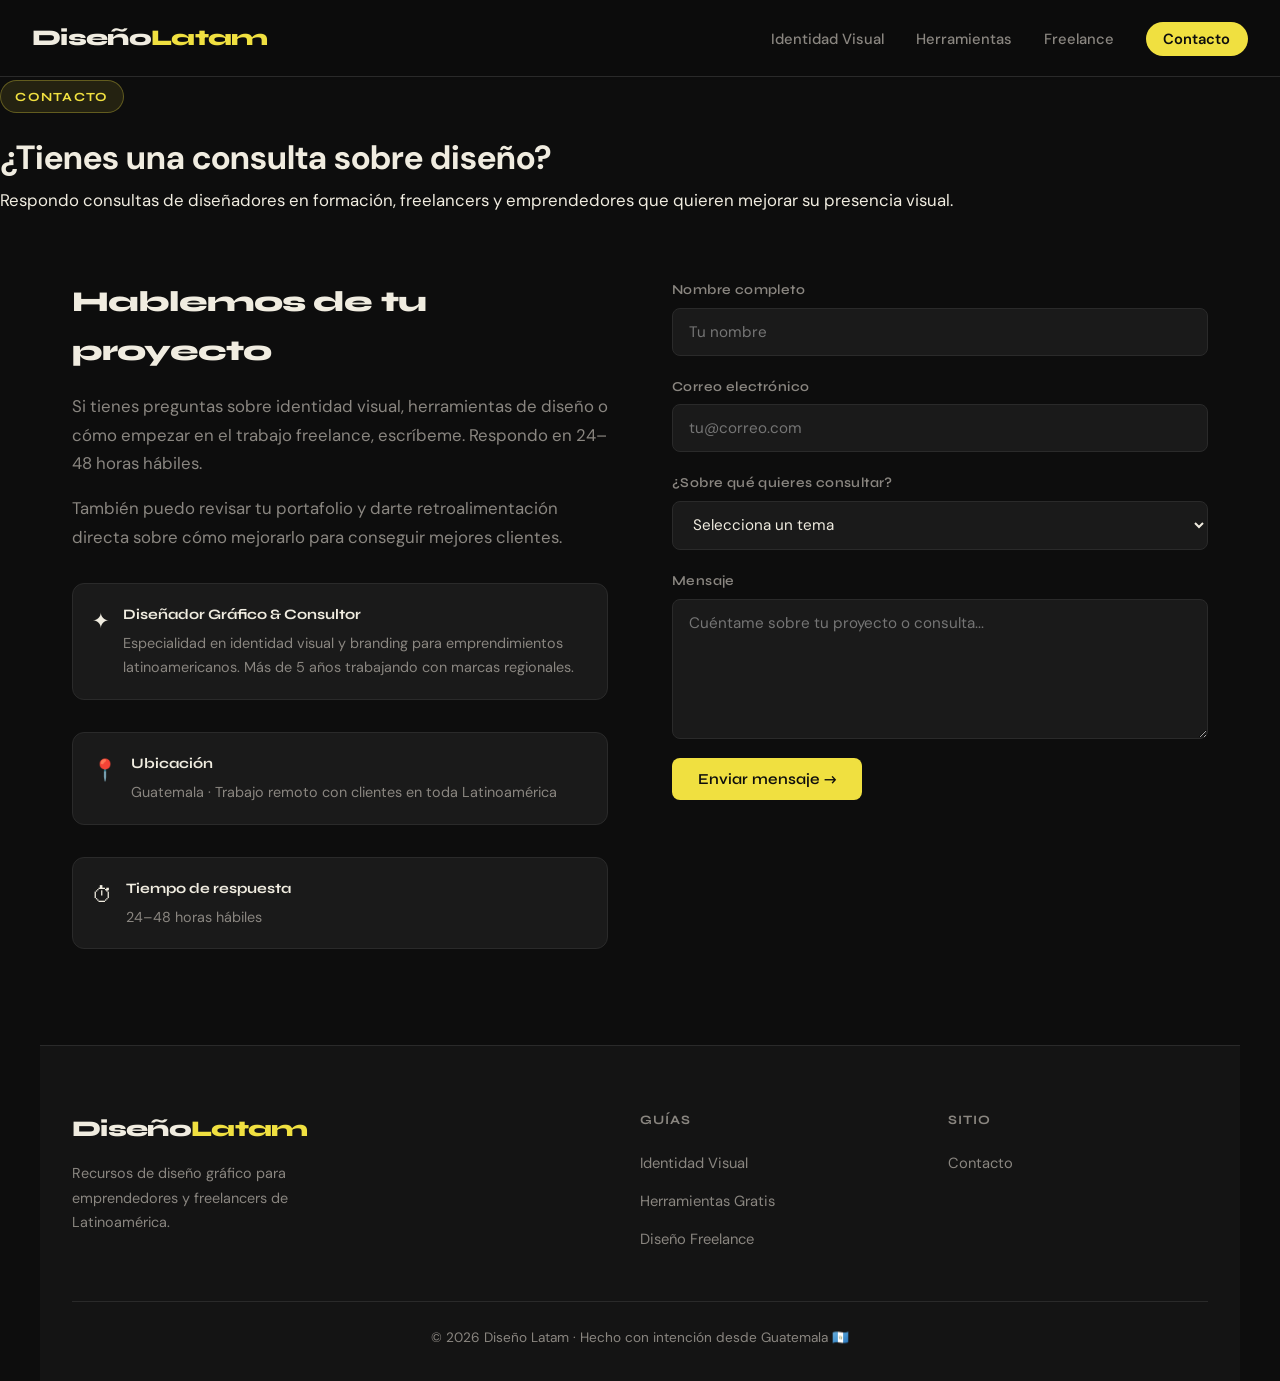
<file: pages/contacto.html>
<!DOCTYPE html>
<html lang="es">
<head>
  <meta charset="UTF-8" />
  <meta name="viewport" content="width=device-width, initial-scale=1.0" />
  <title>Contacto | Diseño Latam</title>
  <meta name="description" content="¿Tienes preguntas sobre diseño gráfico o identidad visual? Contáctanos. Respondemos consultas de diseñadores freelance y emprendedores en Latinoamérica." />
  <meta name="robots" content="index, follow" />
  <link rel="canonical" href="https://diseno-latam.netlify.app/pages/contacto.html" />

  <script type="application/ld+json">
  {
    "@context": "https://schema.org",
    "@type": "ContactPage",
    "name": "Contacto — Diseño Latam",
    "url": "https://diseno-latam.netlify.app/pages/contacto.html",
    "description": "Página de contacto de Diseño Latam"
  }
  </script>

  <link rel="preconnect" href="https://fonts.googleapis.com" />
  <link rel="preconnect" href="https://fonts.gstatic.com" crossorigin />
  <link href="https://fonts.googleapis.com/css2?family=Syne:wght@400;600;700;800&family=DM+Sans:ital,opsz,wght@0,9..40,300;0,9..40,400;0,9..40,500;1,9..40,300&display=swap" rel="stylesheet" />
  <link rel="stylesheet" href="../css/style.css" />
  <style>
    .contact-grid {
      display: grid;
      grid-template-columns: 1fr 1fr;
      gap: 4rem;
      max-width: var(--max-w);
      margin: 0 auto;
      padding: 4rem 2rem 6rem;
    }
    .contact-info h2 {
      font-family: var(--font-display);
      font-size: 1.8rem;
      font-weight: 800;
      letter-spacing: -0.03em;
      margin-bottom: 1rem;
    }
    .contact-info p { color: var(--text-muted); margin-bottom: 1rem; }
    .contact-detail {
      display: flex;
      align-items: flex-start;
      gap: 0.8rem;
      margin-top: 2rem;
      padding: 1.2rem;
      background: var(--surface);
      border: 1px solid var(--border);
      border-radius: var(--radius);
    }
    .contact-detail__icon { font-size: 1.3rem; }
    .contact-detail__text { font-size: 0.9rem; color: var(--text-muted); }
    .contact-detail__text strong { color: var(--text); display: block; margin-bottom: 0.2rem; font-family: var(--font-display); }
    .contact-form { display: flex; flex-direction: column; gap: 1.2rem; }
    .form-group { display: flex; flex-direction: column; gap: 0.4rem; }
    .form-group label {
      font-size: 0.85rem;
      font-weight: 600;
      color: var(--text-muted);
      font-family: var(--font-display);
      letter-spacing: 0.03em;
    }
    .form-group input,
    .form-group textarea,
    .form-group select {
      background: var(--surface);
      border: 1px solid var(--border);
      border-radius: 8px;
      padding: 0.8rem 1rem;
      color: var(--text);
      font-family: var(--font-body);
      font-size: 0.95rem;
      transition: border-color 0.2s;
      resize: vertical;
    }
    .form-group input:focus,
    .form-group textarea:focus,
    .form-group select:focus {
      outline: none;
      border-color: var(--accent);
    }
    .form-group textarea { min-height: 140px; }
    .form-group select option { background: var(--bg2); }
    @media (max-width: 700px) {
      .contact-grid { grid-template-columns: 1fr; }
    }
  </style>
</head>
<body>

  <nav class="nav">
    <a href="../index.html" class="nav__logo">Diseño<span>Latam</span></a>
    <ul class="nav__links">
      <li><a href="identidad-visual.html">Identidad Visual</a></li>
      <li><a href="herramientas.html">Herramientas</a></li>
      <li><a href="freelance.html">Freelance</a></li>
      <li><a href="contacto.html" class="nav__cta">Contacto</a></li>
    </ul>
    <button class="nav__burger" aria-label="Menú">&#9776;</button>
  </nav>

  <header class="page-hero">
    <span class="page-hero__tag">Contacto</span>
    <h1>¿Tienes una consulta sobre diseño?</h1>
    <p>Respondo consultas de diseñadores en formación, freelancers y emprendedores que quieren mejorar su presencia visual.</p>
  </header>

  <div class="contact-grid">
    <div class="contact-info">
      <h2>Hablemos de tu proyecto</h2>
      <p>Si tienes preguntas sobre identidad visual, herramientas de diseño o cómo empezar en el trabajo freelance, escríbeme. Respondo en 24–48 horas hábiles.</p>
      <p>También puedo revisar tu portafolio y darte retroalimentación directa sobre cómo mejorarlo para conseguir mejores clientes.</p>

      <div class="contact-detail">
        <div class="contact-detail__icon">✦</div>
        <div class="contact-detail__text">
          <strong>Diseñador Gráfico & Consultor</strong>
          Especialidad en identidad visual y branding para emprendimientos latinoamericanos. Más de 5 años trabajando con marcas regionales.
        </div>
      </div>

      <div class="contact-detail">
        <div class="contact-detail__icon">📍</div>
        <div class="contact-detail__text">
          <strong>Ubicación</strong>
          Guatemala · Trabajo remoto con clientes en toda Latinoamérica
        </div>
      </div>

      <div class="contact-detail">
        <div class="contact-detail__icon">⏱</div>
        <div class="contact-detail__text">
          <strong>Tiempo de respuesta</strong>
          24–48 horas hábiles
        </div>
      </div>
    </div>

    <div>
      <form class="contact-form" action="https://formspree.io/f/XXXXXXXX" method="POST">
        <div class="form-group">
          <label for="nombre">Nombre completo</label>
          <input type="text" id="nombre" name="nombre" placeholder="Tu nombre" required />
        </div>
        <div class="form-group">
          <label for="email">Correo electrónico</label>
          <input type="email" id="email" name="email" placeholder="tu@correo.com" required />
        </div>
        <div class="form-group">
          <label for="tema">¿Sobre qué quieres consultar?</label>
          <select id="tema" name="tema">
            <option value="">Selecciona un tema</option>
            <option value="identidad-visual">Identidad visual / branding</option>
            <option value="herramientas">Herramientas de diseño</option>
            <option value="freelance">Trabajo freelance</option>
            <option value="portafolio">Revisión de portafolio</option>
            <option value="otro">Otro</option>
          </select>
        </div>
        <div class="form-group">
          <label for="mensaje">Mensaje</label>
          <textarea id="mensaje" name="mensaje" placeholder="Cuéntame sobre tu proyecto o consulta..." required></textarea>
        </div>
        <button type="submit" class="btn btn--primary" style="align-self: flex-start;">Enviar mensaje →</button>
      </form>
    </div>
  </div>

  <footer class="footer">
    <div class="footer__brand">
      <a href="../index.html" class="nav__logo">Diseño<span>Latam</span></a>
      <p>Recursos de diseño gráfico para emprendedores y freelancers de Latinoamérica.</p>
    </div>
    <div class="footer__links">
      <h4>Guías</h4>
      <ul>
        <li><a href="identidad-visual.html">Identidad Visual</a></li>
        <li><a href="herramientas.html">Herramientas Gratis</a></li>
        <li><a href="freelance.html">Diseño Freelance</a></li>
      </ul>
    </div>
    <div class="footer__links">
      <h4>Sitio</h4>
      <ul>
        <li><a href="contacto.html">Contacto</a></li>
      </ul>
    </div>
    <div class="footer__copy">
      <p>© 2026 Diseño Latam · Hecho con intención desde Guatemala 🇬🇹</p>
    </div>
  </footer>

  <script src="../js/main.js"></script>
</body>
</html>
</file>
<file: css/style.css>
/* ===== VARIABLES ===== */
:root {
  --bg: #0d0d0d;
  --bg2: #141414;
  --surface: #1a1a1a;
  --border: #2a2a2a;
  --accent: #f0e040;
  --accent2: #ff6b35;
  --text: #f0ece0;
  --text-muted: #8a8680;
  --font-display: 'Syne', sans-serif;
  --font-body: 'DM Sans', sans-serif;
  --radius: 12px;
  --max-w: 1200px;
}

*, *::before, *::after { box-sizing: border-box; margin: 0; padding: 0; }
html { scroll-behavior: smooth; }
body {
  background: var(--bg);
  color: var(--text);
  font-family: var(--font-body);
  font-size: 1.05rem;
  line-height: 1.7;
  overflow-x: hidden;
}
a { color: inherit; text-decoration: none; }
img { max-width: 100%; display: block; }

/* ===== NAV ===== */
.nav {
  display: flex;
  align-items: center;
  justify-content: space-between;
  padding: 1.2rem 2rem;
  position: fixed;
  top: 0; left: 0; right: 0;
  z-index: 100;
  background: rgba(13,13,13,0.85);
  backdrop-filter: blur(16px);
  -webkit-backdrop-filter: blur(16px);
  border-bottom: 1px solid var(--border);
  transition: background 0.3s;
}
.nav__logo {
  font-family: var(--font-display);
  font-weight: 800;
  font-size: 1.4rem;
  letter-spacing: -0.03em;
}
.nav__logo span { color: var(--accent); }
.nav__links {
  display: flex;
  gap: 2rem;
  list-style: none;
  align-items: center;
}
.nav__links a {
  font-size: 0.92rem;
  font-weight: 500;
  color: var(--text-muted);
  transition: color 0.2s;
}
.nav__links a:hover { color: var(--text); }
.nav__cta {
  background: var(--accent) !important;
  color: #0d0d0d !important;
  padding: 0.45rem 1.1rem;
  border-radius: 99px;
  font-weight: 600 !important;
}
.nav__burger { display: none; background: none; border: none; color: var(--text); font-size: 1.4rem; cursor: pointer; }

/* ===== HERO PARALLAX ===== */
.hero {
  min-height: 100vh;
  display: flex;
  align-items: center;
  position: relative;
  overflow: hidden;
  padding-top: 80px;
}
.hero__parallax-bg {
  position: absolute;
  inset: -20%;
  background:
    radial-gradient(ellipse 60% 50% at 70% 40%, rgba(240,224,64,0.12) 0%, transparent 60%),
    radial-gradient(ellipse 40% 60% at 20% 70%, rgba(255,107,53,0.08) 0%, transparent 50%),
    radial-gradient(ellipse 30% 40% at 80% 80%, rgba(240,224,64,0.06) 0%, transparent 40%);
  will-change: transform;
  pointer-events: none;
}
.hero__grid {
  position: absolute;
  inset: 0;
  background-image:
    linear-gradient(rgba(240,224,64,0.04) 1px, transparent 1px),
    linear-gradient(90deg, rgba(240,224,64,0.04) 1px, transparent 1px);
  background-size: 80px 80px;
  pointer-events: none;
}
.hero__content {
  max-width: var(--max-w);
  margin: 0 auto;
  padding: 4rem 2rem;
  display: grid;
  grid-template-columns: 1fr 1fr;
  gap: 3rem;
  align-items: center;
  position: relative;
  z-index: 2;
  width: 100%;
}
.hero__left { display: flex; flex-direction: column; }
.hero__tag {
  display: inline-flex;
  align-items: center;
  gap: 0.5rem;
  background: rgba(240,224,64,0.1);
  border: 1px solid rgba(240,224,64,0.3);
  border-radius: 99px;
  padding: 0.35rem 1rem;
  font-size: 0.82rem;
  color: var(--accent);
  font-weight: 600;
  width: fit-content;
  margin-bottom: 1.5rem;
  animation: fadeUp 0.6s ease both;
}
.hero__title {
  font-family: var(--font-display);
  font-size: clamp(2.6rem, 5.5vw, 4.5rem);
  font-weight: 800;
  line-height: 1.0;
  letter-spacing: -0.04em;
  margin-bottom: 1.5rem;
  animation: fadeUp 0.6s 0.1s ease both;
}
.hero__title em {
  font-style: normal;
  color: var(--accent);
  display: block;
}
.hero__title .outline {
  -webkit-text-stroke: 1px rgba(240,236,224,0.3);
  color: transparent;
}
.hero__sub {
  color: var(--text-muted);
  font-size: 1.1rem;
  max-width: 480px;
  margin-bottom: 2.5rem;
  animation: fadeUp 0.6s 0.2s ease both;
}
.hero__actions {
  display: flex;
  gap: 1rem;
  flex-wrap: wrap;
  animation: fadeUp 0.6s 0.3s ease both;
}

/* ===== HERO VISUAL SIDE ===== */
.hero__visual {
  display: flex;
  flex-direction: column;
  gap: 1rem;
  animation: fadeUp 0.8s 0.4s ease both;
}
.hero__feat-img {
  position: relative;
  border-radius: 16px;
  overflow: hidden;
  border: 1px solid var(--border);
  aspect-ratio: 4/3;
}
.hero__feat-img img {
  width: 100%;
  height: 100%;
  object-fit: cover;
  transition: transform 0.6s ease;
}
.hero__feat-img:hover img { transform: scale(1.04); }
.hero__feat-img::after {
  content: '';
  position: absolute;
  inset: 0;
  background: linear-gradient(to top, rgba(13,13,13,0.7) 0%, transparent 50%);
}
.hero__feat-badge {
  position: absolute;
  bottom: 1rem; left: 1rem;
  z-index: 2;
  background: var(--accent);
  color: #0d0d0d;
  font-family: var(--font-display);
  font-size: 0.75rem;
  font-weight: 700;
  padding: 0.3rem 0.8rem;
  border-radius: 99px;
  text-transform: uppercase;
  letter-spacing: 0.05em;
}
.hero__mini-cards {
  display: grid;
  grid-template-columns: 1fr 1fr;
  gap: 1rem;
}
.mini-card {
  background: var(--surface);
  border: 1px solid var(--border);
  border-radius: 12px;
  padding: 1rem;
  transition: border-color 0.2s, transform 0.2s;
}
.mini-card:hover { border-color: var(--accent); transform: translateY(-2px); }
.mini-card__icon { font-size: 1.4rem; margin-bottom: 0.5rem; }
.mini-card__label {
  font-family: var(--font-display);
  font-size: 0.78rem;
  font-weight: 700;
  color: var(--text-muted);
  text-transform: uppercase;
  letter-spacing: 0.05em;
}

/* ===== STATS ===== */
.stats {
  display: flex;
  justify-content: center;
  border-top: 1px solid var(--border);
  border-bottom: 1px solid var(--border);
  background: var(--bg2);
}
.stats__item {
  display: flex;
  flex-direction: column;
  align-items: center;
  padding: 2rem 3rem;
  border-right: 1px solid var(--border);
  gap: 0.2rem;
}
.stats__item:last-child { border-right: none; }
.stats__item strong {
  font-family: var(--font-display);
  font-size: 2rem;
  font-weight: 800;
  color: var(--accent);
}
.stats__item span { font-size: 0.85rem; color: var(--text-muted); }

/* ===== ARTICLES ===== */
.articles {
  max-width: var(--max-w);
  margin: 0 auto;
  padding: 6rem 2rem;
}
.articles__header { margin-bottom: 3rem; }
.articles__header h2 {
  font-family: var(--font-display);
  font-size: 2.2rem;
  font-weight: 800;
  letter-spacing: -0.03em;
  margin-bottom: 0.5rem;
}
.articles__header p { color: var(--text-muted); }
.articles__grid {
  display: grid;
  grid-template-columns: 1.4fr 1fr 1fr;
  gap: 1.5rem;
}

/* ===== CARDS ===== */
.card {
  background: var(--surface);
  border: 1px solid var(--border);
  border-radius: var(--radius);
  overflow: hidden;
  display: flex;
  flex-direction: column;
  transition: border-color 0.2s, transform 0.2s;
}
.card:hover { border-color: var(--accent); transform: translateY(-3px); }
.card__img {
  aspect-ratio: 16/9;
  overflow: hidden;
  position: relative;
}
.card__img img {
  width: 100%;
  height: 100%;
  object-fit: cover;
  transition: transform 0.5s ease;
}
.card:hover .card__img img { transform: scale(1.06); }
.card__body { padding: 1.5rem; display: flex; flex-direction: column; gap: 0.8rem; flex: 1; }
.card--featured .card__img { aspect-ratio: 16/10; }
.card__tag {
  font-size: 0.72rem;
  font-weight: 700;
  letter-spacing: 0.08em;
  text-transform: uppercase;
  color: var(--accent);
  font-family: var(--font-display);
}
.card__title {
  font-family: var(--font-display);
  font-size: 1.1rem;
  font-weight: 700;
  line-height: 1.3;
  letter-spacing: -0.02em;
}
.card__title a:hover { color: var(--accent); }
.card__excerpt { color: var(--text-muted); font-size: 0.9rem; flex: 1; }
.card__link {
  font-weight: 600;
  font-size: 0.88rem;
  color: var(--accent);
  margin-top: auto;
}
.card__link:hover { text-decoration: underline; }

/* ===== TESTIMONIALS ===== */
.testimonials {
  background: var(--bg2);
  border-top: 1px solid var(--border);
  border-bottom: 1px solid var(--border);
  padding: 5rem 2rem;
}
.testimonials__inner {
  max-width: var(--max-w);
  margin: 0 auto;
}
.testimonials__header {
  text-align: center;
  margin-bottom: 3rem;
}
.testimonials__header h2 {
  font-family: var(--font-display);
  font-size: 2rem;
  font-weight: 800;
  letter-spacing: -0.03em;
  margin-bottom: 0.5rem;
}
.testimonials__header p { color: var(--text-muted); }
.testimonials__grid {
  display: grid;
  grid-template-columns: repeat(3, 1fr);
  gap: 1.5rem;
}
.testi-card {
  background: var(--surface);
  border: 1px solid var(--border);
  border-radius: var(--radius);
  padding: 1.8rem;
  display: flex;
  flex-direction: column;
  gap: 1.2rem;
  position: relative;
  transition: border-color 0.2s, transform 0.2s;
}
.testi-card:hover { border-color: rgba(240,224,64,0.3); transform: translateY(-2px); }
.testi-card::before {
  content: '"';
  position: absolute;
  top: 1rem; right: 1.5rem;
  font-family: var(--font-display);
  font-size: 4rem;
  color: rgba(240,224,64,0.15);
  line-height: 1;
  font-weight: 800;
}
.testi-card__stars { color: var(--accent); font-size: 0.9rem; letter-spacing: 2px; }
.testi-card__text {
  color: var(--text-muted);
  font-size: 0.95rem;
  line-height: 1.7;
  flex: 1;
}
.testi-card__author {
  display: flex;
  align-items: center;
  gap: 0.9rem;
  padding-top: 1rem;
  border-top: 1px solid var(--border);
}
.testi-card__avatar {
  width: 42px;
  height: 42px;
  border-radius: 50%;
  background: linear-gradient(135deg, var(--accent), var(--accent2));
  display: flex;
  align-items: center;
  justify-content: center;
  font-family: var(--font-display);
  font-weight: 800;
  font-size: 1rem;
  color: #0d0d0d;
  flex-shrink: 0;
}
.testi-card__name {
  font-family: var(--font-display);
  font-size: 0.9rem;
  font-weight: 700;
  color: var(--text);
}
.testi-card__role { font-size: 0.78rem; color: var(--text-muted); }

/* ===== ABOUT ===== */
.about {
  display: grid;
  grid-template-columns: 1fr 1fr;
  gap: 4rem;
  align-items: center;
  max-width: var(--max-w);
  margin: 0 auto;
  padding: 6rem 2rem;
  border-top: 1px solid var(--border);
}
.about__label {
  display: block;
  font-size: 0.8rem;
  font-weight: 700;
  letter-spacing: 0.1em;
  text-transform: uppercase;
  color: var(--accent);
  margin-bottom: 1rem;
}
.about__text h2 {
  font-family: var(--font-display);
  font-size: 2rem;
  font-weight: 800;
  letter-spacing: -0.03em;
  margin-bottom: 1.5rem;
  line-height: 1.1;
}
.about__text p { color: var(--text-muted); margin-bottom: 1rem; }
.about__text .btn { margin-top: 1rem; }
.about__badge { display: flex; justify-content: center; }
.badge {
  background: var(--surface);
  border: 1px solid var(--border);
  border-radius: var(--radius);
  padding: 2.5rem 2rem;
  text-align: center;
  display: flex;
  flex-direction: column;
  gap: 1rem;
  max-width: 260px;
  width: 100%;
}
.badge__icon { font-size: 2.5rem; color: var(--accent); }
.badge__text { font-size: 0.9rem; color: var(--text-muted); line-height: 1.5; }
.badge__text strong { color: var(--text); font-family: var(--font-display); display: block; }
.badge__years {
  font-family: var(--font-display);
  font-size: 0.8rem;
  color: var(--accent);
  font-weight: 700;
  letter-spacing: 0.05em;
  text-transform: uppercase;
}

/* ===== BUTTONS ===== */
.btn {
  display: inline-flex;
  align-items: center;
  gap: 0.4rem;
  padding: 0.75rem 1.6rem;
  border-radius: 8px;
  font-family: var(--font-display);
  font-weight: 600;
  font-size: 0.95rem;
  cursor: pointer;
  transition: all 0.2s;
  border: none;
}
.btn--primary { background: var(--accent); color: #0d0d0d; }
.btn--primary:hover { background: #ffe800; transform: translateY(-2px); }
.btn--ghost { background: transparent; color: var(--text-muted); }
.btn--ghost:hover { color: var(--text); }
.btn--outline { background: transparent; color: var(--text); border: 1px solid var(--border); }
.btn--outline:hover { border-color: var(--accent); color: var(--accent); }

/* ===== FOOTER ===== */
.footer {
  background: var(--bg2);
  border-top: 1px solid var(--border);
  display: grid;
  grid-template-columns: 2fr 1fr 1fr;
  gap: 3rem;
  padding: 4rem 2rem 2rem;
  max-width: var(--max-w);
  margin: 0 auto;
}
.footer__brand p { color: var(--text-muted); font-size: 0.9rem; margin-top: 0.8rem; max-width: 280px; }
.footer__links h4 {
  font-family: var(--font-display);
  font-size: 0.8rem;
  font-weight: 700;
  letter-spacing: 0.08em;
  text-transform: uppercase;
  color: var(--text-muted);
  margin-bottom: 1rem;
}
.footer__links ul { list-style: none; display: flex; flex-direction: column; gap: 0.6rem; }
.footer__links a { color: var(--text-muted); font-size: 0.92rem; transition: color 0.2s; }
.footer__links a:hover { color: var(--text); }
.footer__copy {
  grid-column: 1 / -1;
  border-top: 1px solid var(--border);
  padding-top: 1.5rem;
  color: var(--text-muted);
  font-size: 0.85rem;
  text-align: center;
}

/* ===== PAGE HERO (inner pages) ===== */
.page-hero {
  position: relative;
  overflow: hidden;
  padding-top: 80px;
}
.page-hero__parallax {
  position: absolute;
  inset: 0;
  background-size: cover;
  background-position: center;
  transform: scale(1.1);
  will-change: transform;
  transition: transform 0.1s linear;
}
.page-hero__overlay {
  position: absolute;
  inset: 0;
  background: linear-gradient(to bottom, rgba(13,13,13,0.6) 0%, rgba(13,13,13,0.92) 100%);
}
.page-hero__content {
  position: relative;
  z-index: 2;
  max-width: var(--max-w);
  margin: 0 auto;
  padding: 5rem 2rem 4rem;
}
.page-hero__tag {
  display: inline-block;
  font-size: 0.78rem;
  font-weight: 700;
  letter-spacing: 0.1em;
  text-transform: uppercase;
  color: var(--accent);
  font-family: var(--font-display);
  margin-bottom: 1rem;
  background: rgba(240,224,64,0.1);
  border: 1px solid rgba(240,224,64,0.3);
  border-radius: 99px;
  padding: 0.3rem 0.9rem;
}
.page-hero__content h1 {
  font-family: var(--font-display);
  font-size: clamp(2.2rem, 4.5vw, 3.5rem);
  font-weight: 800;
  letter-spacing: -0.03em;
  line-height: 1.05;
  max-width: 700px;
  margin-bottom: 1.2rem;
}
.page-hero__content p {
  color: var(--text-muted);
  font-size: 1.1rem;
  max-width: 580px;
}

/* ===== FEATURED IMAGE (inner pages) ===== */
.featured-image {
  max-width: var(--max-w);
  margin: 0 auto;
  padding: 0 2rem;
  margin-top: -2rem;
  position: relative;
  z-index: 3;
}
.featured-image img {
  width: 100%;
  max-height: 420px;
  object-fit: cover;
  border-radius: 16px;
  border: 1px solid var(--border);
  box-shadow: 0 24px 60px rgba(0,0,0,0.5);
}

/* ===== PAGE CONTENT ===== */
.page-content {
  max-width: 780px;
  margin: 0 auto;
  padding: 4rem 2rem 6rem;
}
.page-content h2 {
  font-family: var(--font-display);
  font-size: 1.6rem;
  font-weight: 700;
  letter-spacing: -0.02em;
  margin: 3rem 0 1rem;
}
.page-content h3 {
  font-family: var(--font-display);
  font-size: 1.15rem;
  font-weight: 700;
  margin: 2rem 0 0.7rem;
  color: var(--accent);
}
.page-content p { color: var(--text-muted); margin-bottom: 1rem; }
.page-content ul, .page-content ol {
  color: var(--text-muted);
  padding-left: 1.5rem;
  margin-bottom: 1.5rem;
  display: flex;
  flex-direction: column;
  gap: 0.5rem;
}
.page-content strong { color: var(--text); }
.page-content a { color: var(--accent); text-decoration: underline; }
.callout {
  background: var(--surface);
  border-left: 3px solid var(--accent);
  border-radius: 0 var(--radius) var(--radius) 0;
  padding: 1.5rem;
  margin: 2rem 0;
  color: var(--text-muted);
}
.callout strong { color: var(--accent); display: block; margin-bottom: 0.3rem; }

/* ===== INLINE IMAGE (article) ===== */
.article-img {
  margin: 2.5rem 0;
  border-radius: var(--radius);
  overflow: hidden;
  border: 1px solid var(--border);
}
.article-img img {
  width: 100%;
  max-height: 340px;
  object-fit: cover;
}
.article-img figcaption {
  padding: 0.7rem 1rem;
  font-size: 0.82rem;
  color: var(--text-muted);
  background: var(--surface);
  font-style: italic;
}

/* ===== ANIMATIONS ===== */
@keyframes fadeUp {
  from { opacity: 0; transform: translateY(24px); }
  to { opacity: 1; transform: translateY(0); }
}
@keyframes float {
  0%, 100% { transform: translateY(0) rotate(0deg); }
  50% { transform: translateY(-20px) rotate(3deg); }
}

/* ===== RESPONSIVE ===== */
@media (max-width: 960px) {
  .hero__content { grid-template-columns: 1fr; }
  .hero__visual { display: none; }
  .articles__grid { grid-template-columns: 1fr; }
  .about { grid-template-columns: 1fr; gap: 2rem; }
  .about__badge { display: none; }
  .testimonials__grid { grid-template-columns: 1fr; }
  .footer { grid-template-columns: 1fr 1fr; }
  .stats { flex-wrap: wrap; }
  .stats__item { border-right: none; border-bottom: 1px solid var(--border); width: 50%; }
}
@media (max-width: 600px) {
  .nav__links { display: none; }
  .nav__burger { display: block; }
  .footer { grid-template-columns: 1fr; }
}
</file>
